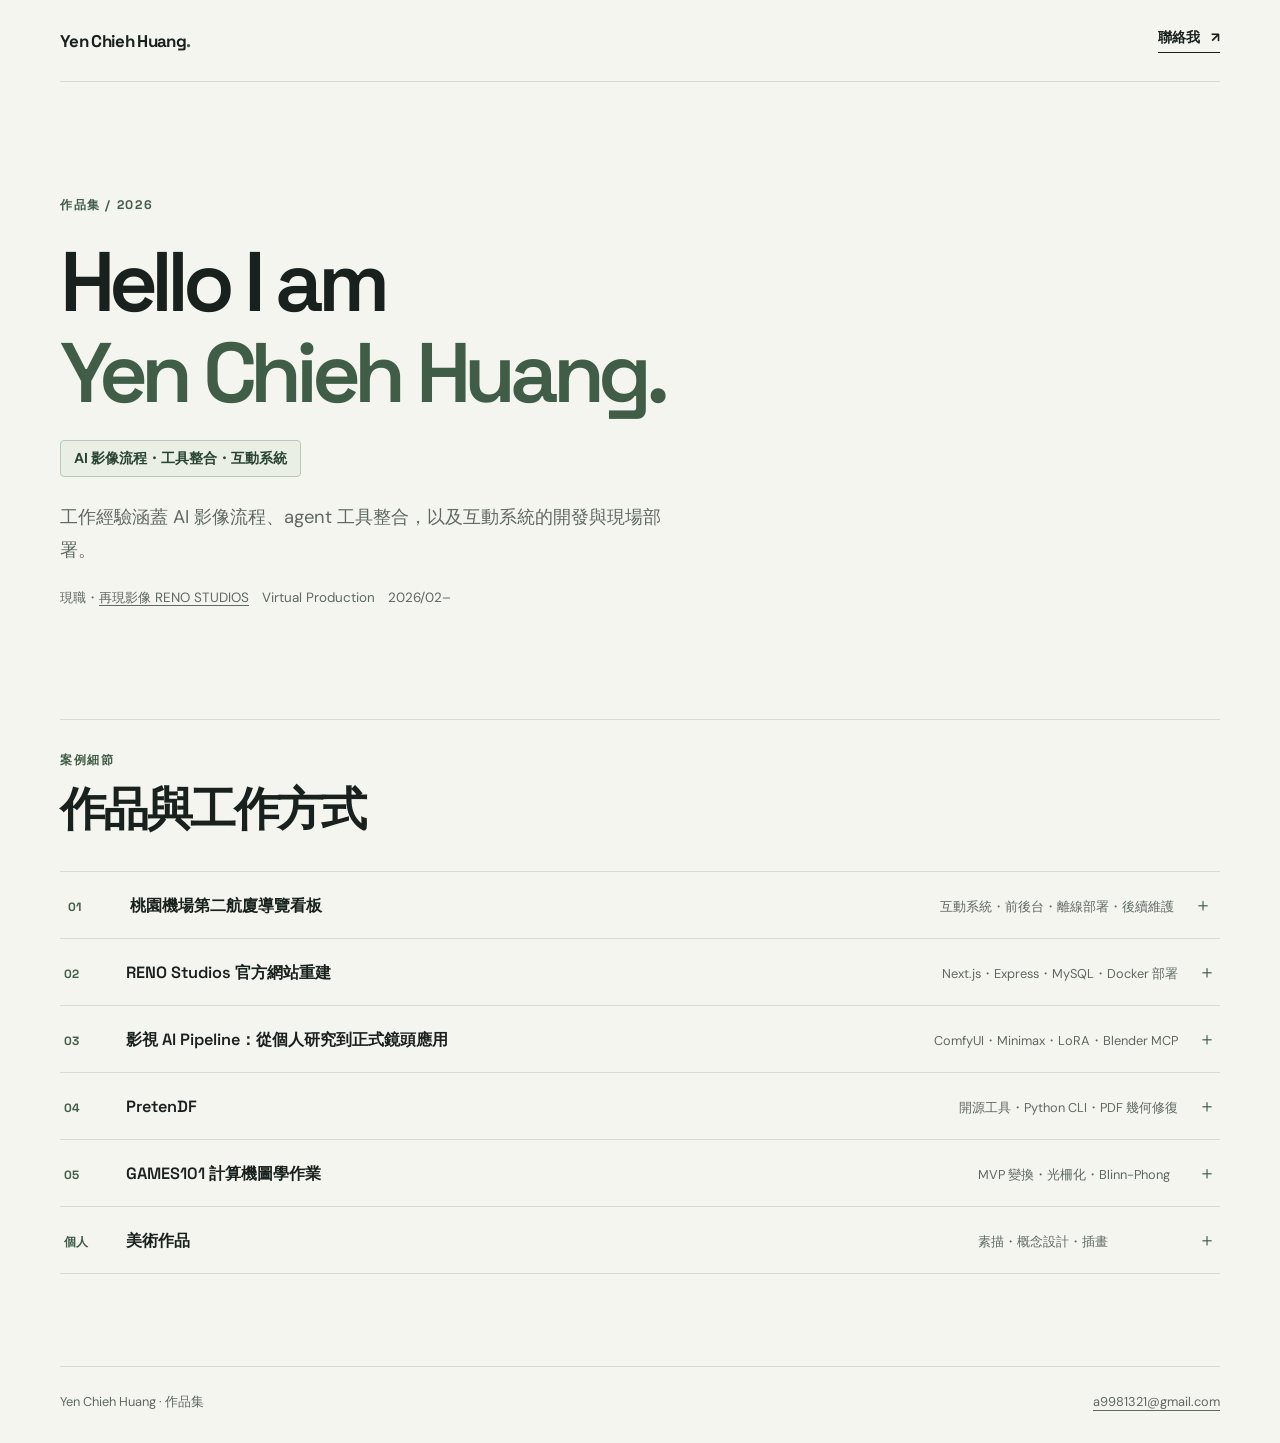
<file: index.html>
<!doctype html>
<html lang="zh-Hant">
<head>
  <meta charset="utf-8">
  <meta name="viewport" content="width=device-width, initial-scale=1">
  <meta name="description" content="Yen Chieh Huang 的作品集">
  <title>Chieh｜作品集</title>
  <link rel="preconnect" href="https://fonts.googleapis.com">
  <link rel="preconnect" href="https://fonts.gstatic.com" crossorigin>
  <link href="https://fonts.googleapis.com/css2?family=DM+Sans:wght@400;500;600;700&family=Space+Grotesk:wght@400;500;600;700&display=swap" rel="stylesheet">
  <link rel="stylesheet" href="index_sample.css">
</head>
<body>
  <div class="site-shell">
    <header class="site-header">
      <a class="brand" href="index.html" aria-label="Yen Chieh Huang，首頁">Yen Chieh Huang<span class="brand-dot">.</span></a>
      <a class="contact-link" href="mailto:a9981321@gmail.com">聯絡我 <span aria-hidden="true">↗</span></a>
    </header>

    <main>
      <section class="intro" aria-labelledby="intro-title">
        <p class="eyebrow">作品集 / 2026</p>
        <h1 id="intro-title">Hello I am<br><span>Yen Chieh Huang.</span></h1>
        <p class="role">AI 影像流程・工具整合・互動系統</p>
        <p class="intro-copy">工作經驗涵蓋 AI 影像流程、agent 工具整合，以及互動系統的開發與現場部署。</p>
        <p class="current-role">現職・<a href="https://icvfx.reno-studios.com/" target="_blank" rel="noopener">再現影像 RENO STUDIOS</a>　Virtual Production　2026/02–</p>
      </section>

      <section class="case-studies" id="cases" aria-labelledby="cases-title">
        <div class="projects-heading">
          <p class="eyebrow">案例細節</p>
          <h2 id="cases-title">作品與工作方式</h2>
        </div>

        <div class="case-list">
          <details class="airport-case-card case-detail" id="airport-case">
            <summary><span class="case-index">01</span><span class="case-name">桃園機場第二航廈導覽看板</span><span class="case-meta">互動系統・前後台・離線部署・後續維護</span><span class="case-toggle" aria-hidden="true">＋</span></summary>
            <div class="airport-case-content">
              <p class="airport-lead">為免稅店客戶開發的互動導覽系統，已部署在桃園機場第二航廈管制區。一台 Windows IPC 啟動兩個 Edge kiosk 視窗，分別呈現美食廣場與貴賓室資訊；現場日常更新透過本機後台完成。</p>

              <div class="airport-image-grid">
                <figure>
                  <img src="assets/airport-led-on-site-anonymized.png" alt="桃園機場第二航廈的雙螢幕導覽看板，品牌標誌已遮蔽" loading="lazy">
                  <figcaption>現場安裝畫面；左側為美食廣場，右側為貴賓室導覽。</figcaption>
                </figure>
                <figure>
                  <img src="assets/20261001_045118_censored.jpg" alt="美食廣場與貴賓室導覽看板近照" loading="lazy">
                  <figcaption>近照可見兩面看板的導覽版位與內容。</figcaption>
                </figure>
              </div>

              <div class="airport-case-grid">
                <div>
                  <h4>讓現場可調整內容</h4>
                  <p>貴賓室商標支援置中或置底。`logo_align` 設定和後台選單讓現場人員能調整對齊方式，不必為每次換圖或微調版位重新修改 CSS、部署程式。</p>
                </div>
                <div>
                  <h4>讓排程能從中斷恢復</h4>
                  <p>草稿和生效時間寫入資料庫；兩面看板每 30 秒向本機 API 輪詢。設備關機錯過生效時間時，開機後會補套用；服務短暫重啟造成輪詢失敗時，也會在下一輪重試。更新通常在下一個輪詢週期顯示，排程依賴 IPC 系統時間。</p>
                </div>
                <div>
                  <h4>發布與現場交接</h4>
                  <p>內容更新、版本遞增與排程清除放在同一批資料庫操作；部署腳本會檢查頁面和圖片資源，再重啟看板。我也整理了後台編輯、預覽和發布的操作手冊。</p>
                </div>
              </div>

              <div class="airport-case-footer">
                <p><strong>我的負責範圍：</strong>需求溝通、介面與互動、前後台開發、資料設計、發布流程、現場部署、交接和後續維護。商標與地圖素材拆分及 BAT 腳本初版由其他人完成。</p>
                <p><strong>技術：</strong>React、TypeScript、vinext／Next 路由、Drizzle ORM、D1 相容本機資料庫、Windows IPC、Edge kiosk。</p>
                <p><strong>場域規模：</strong>桃園機場第二航廈 2025 年出境查驗 9,624,277 人次（<a href="https://data.gov.tw/dataset/169891" target="_blank" rel="noopener">移民署開放資料</a>）。這是航廈人流背景；專案沒有看板觀看或點擊統計。</p>
              </div>
            </div>
          </details>

          <details class="case-detail" id="reno-website-case">
            <summary><span class="case-index">02</span><span class="case-name">RENO Studios 官方網站重建</span><span class="case-meta">Next.js・Express・MySQL・Docker 部署</span><span class="case-toggle" aria-hidden="true">＋</span></summary>
            <div class="case-detail-body">
              <p>從既有 Vue 專案重建 RENO Studios 官方網站，涵蓋公開展示網站與內容管理後台。保留既有資料內容的前提下重整資料模型，將素材分類改為多對多關聯；前後端邏輯重新實作，並完成 Docker Compose 部署配置，讓 DevOps 能直接部署。</p>

              <h4>重建網站與管理流程</h4>
              <p>網站以 Next.js 呈現公開頁面，Express 提供 API、登入與檔案上傳，MySQL 儲存網站資料，Nginx 負責反向代理。後台可管理素材、影片、分類、頁面區塊及聯絡資訊。</p>

              <h4>在有限資源下提供影片串流</h4>
              <p>主管需要分享大量影片給客戶，但既有 VPS 資源有限，也沒有額外 CDN 預算。我實作限時金鑰驗證與影片串流，並透過 Nginx X-Accel-Redirect 傳送影片，讓應用程式先驗證存取，再由 Nginx 處理檔案傳輸。</p>

              <div class="airport-case-footer">
                <p><strong>我的負責範圍：</strong>前後端邏輯重建、資料表關聯調整、Docker 化、影片存取與串流流程，以及部署交接。</p>
                <p><strong>部署規格：</strong>2 核心 CPU、4 GB 記憶體、80 GB 儲存空間。</p>
                <p><a class="text-link" href="https://icvfx.reno-studios.com/" target="_blank" rel="noopener">前往 RENO Studios 官方網站 <span aria-hidden="true">↗</span></a></p>
              </div>
            </div>
          </details>

          <details class="case-detail" id="film-ai-pipeline">
            <summary><span class="case-index">03</span><span class="case-name">影視 AI Pipeline：從個人研究到正式鏡頭應用</span><span class="case-meta">ComfyUI・Minimax・LoRA・Blender MCP</span><span class="case-toggle" aria-hidden="true">＋</span></summary>
            <div class="case-detail-body">
              <h4>公司製作應用</h4>
              <p>在公司特效工作中，我會依正式鏡頭需求嘗試 AI 影像流程。部分產出已用於影集，生成素材也能提供合成師取用與延伸。由於製作內容目前不便公開，這裡不展示影集畫面或名稱；以下以個人研究成果補充我探索與驗證的方法。</p>

              <h4>個人研究與環境準備</h4>
              <p>這些流程主要由我在工作以外研究，再依需求延伸到公司製作。研究時租用 GPU，每次測試都需自行重建執行環境，並以基本 Linux terminal 操作啟動和整理流程。</p>

              <h4>Blender MCP 場景生成</h4>
              <p>用 Blender MCP 讓 Claude 操作 Blender，搭配 Meshy AI 生成 3D 資產。在約兩個半小時內產出 25 項資產，組成頹敗城市街角場景並輸出測試渲染。</p>
              <p>我也調整既有資產瀏覽器，讓 agent 能透過 API 呼叫 client 取得資產；client 會組合 prompt 和 API 說明，讓資產庫能接入 agent 工作流程。</p>
              <img class="case-image" src="assets/render/01.png" alt="Blender MCP 場景測試渲染" loading="lazy">

              <h4>ComfyUI／Minimax H3 影像流程</h4>
              <p>在個人研究中，遇到角色特徵相近、模型容易混淆身份時，我會先生成特徵更鮮明的參考，再把結果送回流程；也會從可用影像截圖修正細節，作為新的首幀。</p>
              <p>使用 RunPod 租用 RTX 5090 減少生成成本；依目前記錄，SaaS 每次約 NT$20–30，自租 GPU 約 US$0.6–1／小時，單顆鏡頭約需 10–20 分鐘。</p>
              <div class="case-image-grid">
                <img src="assets/screenshots/shot-02/01.png" alt="明軍、清軍與百姓角色區分示範 1" loading="lazy">
                <img src="assets/screenshots/shot-02/02.png" alt="明軍、清軍與百姓角色區分示範 2" loading="lazy">
                <img src="assets/screenshots/shot-02/03.png" alt="明軍、清軍與百姓角色區分示範 3" loading="lazy">
                <img src="assets/screenshots/shot-01/01.png" alt="指定角色替換示範 1" loading="lazy">
                <img src="assets/screenshots/shot-01/02.png" alt="指定角色替換示範 2" loading="lazy">
                <img src="assets/screenshots/shot-01/03.png" alt="指定角色替換示範 3" loading="lazy">
              </div>

              <h4>角色 LoRA 訓練</h4>
              <p>以單張來源圖建立多角度訓練資料，串接生成與自動打標；另以腳本配對圖片和標註、批次修正標籤，並用訓練集外的姿勢與畫風檢查角色特徵是否保持一致。</p>
              <div class="case-image-grid case-image-grid-two">
                <img src="assets/lora/output/01.png" alt="LoRA 推論成果：訓練資料以外的動態姿勢" loading="lazy">
                <img src="assets/lora/output/02.png" alt="LoRA 推論成果：不同場景與姿勢" loading="lazy">
              </div>
            </div>
          </details>

          <details class="case-detail" id="pretendf-case">
            <summary><span class="case-index">04</span><span class="case-name">PretenDF</span><span class="case-meta">開源工具・Python CLI・PDF 幾何修復</span><span class="case-toggle" aria-hidden="true">＋</span></summary>
            <div class="case-detail-body">
              <p>修復 PDF「假 landscape」問題，處理頁面旋轉資訊錯誤，以及頁面與標註座標系統不同步。</p>
              <a class="text-link" href="https://github.com/YChHuang/PretenDF" target="_blank" rel="noopener">前往 GitHub <span aria-hidden="true">↗</span></a>
            </div>
          </details>

          <details class="case-detail" id="games101-case">
            <summary><span class="case-index">05</span><span class="case-name">GAMES101 計算機圖學作業</span><span class="case-meta">MVP 變換・光柵化・Blinn-Phong</span><span class="case-toggle" aria-hidden="true">＋</span></summary>
            <div class="case-detail-body">
              <p>自主學習電腦圖學，完成透視矩陣、光柵化管線與 Blinn-Phong 著色等三份作業。</p>
              <a class="text-link" href="https://drive.google.com/drive/folders/1gZNaXBAdsquzlJxL2NmD4I7YhLDQNWjC" target="_blank" rel="noopener">查看作業 <span aria-hidden="true">↗</span></a>
            </div>
          </details>

          <details class="case-detail" id="artwork-case">
            <summary><span class="case-index">個人</span><span class="case-name">美術作品</span><span class="case-meta">素描・概念設計・插畫</span><span class="case-toggle" aria-hidden="true">＋</span></summary>
            <div class="case-detail-body">
              <div class="artwork-grid">
                <img src="assets/gallery/02.jpg" alt="人像素描" loading="lazy">
                <img src="assets/gallery/03.jpg" alt="石膏像素描" loading="lazy">
                <img src="assets/gallery/04.jpg" alt="建築與氛圍概念設計" loading="lazy">
                <img src="assets/gallery/05.jpg" alt="機械概念設計" loading="lazy">
                <img src="assets/gallery/06.jpg" alt="動漫角色插畫" loading="lazy">
                <img src="assets/gallery/07.jpg" alt="動漫角色與場景插畫" loading="lazy">
              </div>
            </div>
          </details>
        </div>
      </section>

    </main>

    <footer class="site-footer">
      <span>Yen Chieh Huang · 作品集</span>
      <a href="mailto:a9981321@gmail.com">a9981321@gmail.com</a>
    </footer>
  </div>

</body>
</html>
</file>
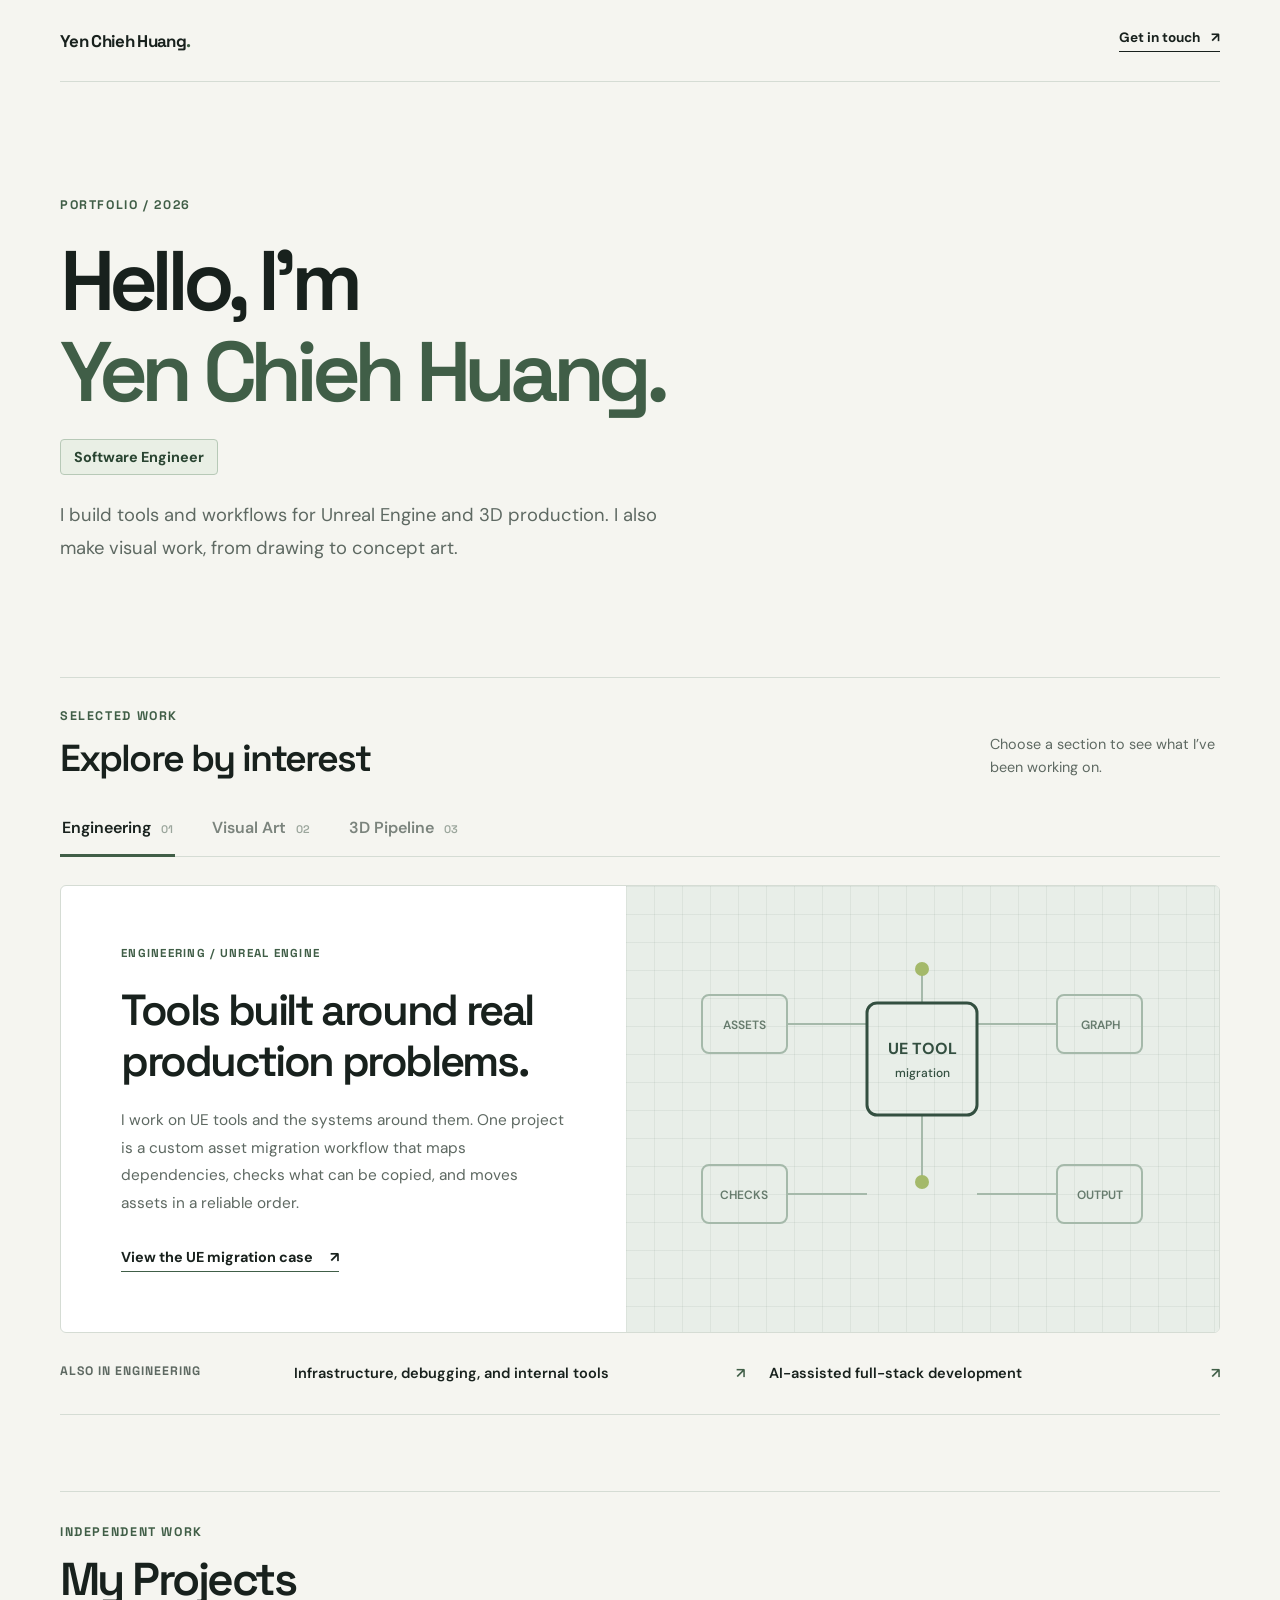
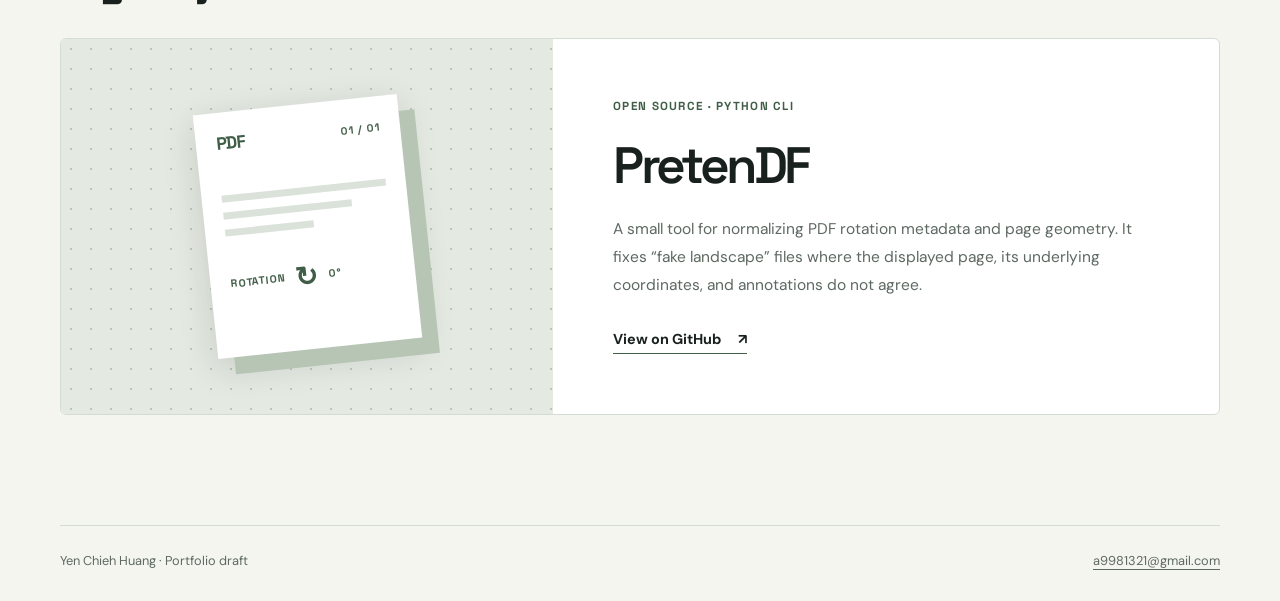
<file: index_sample.html>
<!doctype html>
<html lang="en">
<head>
  <meta charset="utf-8">
  <meta name="viewport" content="width=device-width, initial-scale=1">
  <meta name="description" content="Yen Chieh Huang is a software engineer working on Unreal Engine tools, visual art, and 3D production workflows.">
  <title>Yen Chieh Huang — Software Engineer</title>
  <link rel="preconnect" href="https://fonts.googleapis.com">
  <link rel="preconnect" href="https://fonts.gstatic.com" crossorigin>
  <link href="https://fonts.googleapis.com/css2?family=DM+Sans:wght@400;500;600;700&family=Space+Grotesk:wght@400;500;600;700&display=swap" rel="stylesheet">
  <link rel="stylesheet" href="index_sample.css">
</head>
<body>
  <div class="site-shell">
    <header class="site-header">
      <a class="brand" href="index_sample.html" aria-label="Yen Chieh Huang, home">Yen Chieh Huang<span class="brand-dot">.</span></a>
      <a class="contact-link" href="mailto:a9981321@gmail.com">Get in touch <span aria-hidden="true">↗</span></a>
    </header>

    <main>
      <section class="intro" aria-labelledby="intro-title">
        <p class="eyebrow">Portfolio / 2026</p>
        <h1 id="intro-title">Hello, I'm<br><span>Yen Chieh Huang.</span></h1>
        <p class="role">Software Engineer</p>
        <p class="intro-copy">I build tools and workflows for Unreal Engine and 3D production. I also make visual work, from drawing to concept art.</p>
      </section>

      <section class="work" aria-labelledby="work-title">
        <div class="work-heading">
          <div>
            <p class="eyebrow">Selected work</p>
            <h2 id="work-title">Explore by interest</h2>
          </div>
          <p>Choose a section to see what I’ve been working on.</p>
        </div>

        <div class="tabs" role="tablist" aria-label="Portfolio categories">
          <button class="tab" type="button" role="tab" id="tab-engineering" aria-controls="panel-engineering" aria-selected="true" tabindex="0">Engineering <span>01</span></button>
          <button class="tab" type="button" role="tab" id="tab-art" aria-controls="panel-art" aria-selected="false" tabindex="-1">Visual Art <span>02</span></button>
          <button class="tab" type="button" role="tab" id="tab-pipeline" aria-controls="panel-pipeline" aria-selected="false" tabindex="-1">3D Pipeline <span>03</span></button>
        </div>

        <section class="tab-panel" role="tabpanel" id="panel-engineering" aria-labelledby="tab-engineering" tabindex="0">
          <div class="feature">
            <div class="feature-copy">
              <p class="feature-label">Engineering / Unreal Engine</p>
              <h3>Tools built around real production problems.</h3>
              <p>I work on UE tools and the systems around them. One project is a custom asset migration workflow that maps dependencies, checks what can be copied, and moves assets in a reliable order.</p>
              <a class="text-link" href="index.html#cases">View the UE migration case <span aria-hidden="true">↗</span></a>
            </div>
            <div class="feature-media engineering-media" aria-label="Diagram of connected tools and systems">
              <svg viewBox="0 0 520 380" role="img" aria-label="A central Unreal Engine tool connected to assets, dependencies, checks, and output">
                <g fill="none" stroke="#a5b9aa" stroke-width="2">
                  <path d="M125 105h80m110 0h80M260 84v-34M260 196v67M125 275h80m110 0h80"/>
                  <rect x="40" y="76" width="85" height="58" rx="7"/>
                  <rect x="395" y="76" width="85" height="58" rx="7"/>
                  <rect x="40" y="246" width="85" height="58" rx="7"/>
                  <rect x="395" y="246" width="85" height="58" rx="7"/>
                  <rect x="205" y="84" width="110" height="112" rx="10" stroke="#334f40" stroke-width="3"/>
                </g>
                <g fill="#334f40" font-family="DM Sans, sans-serif" font-size="16" font-weight="700" text-anchor="middle">
                  <text x="260" y="135">UE TOOL</text>
                  <text x="260" y="158" font-size="12" font-weight="500">migration</text>
                </g>
                <g fill="#667b6d" font-family="DM Sans, sans-serif" font-size="12" font-weight="600" text-anchor="middle">
                  <text x="82" y="110">ASSETS</text><text x="438" y="110">GRAPH</text>
                  <text x="82" y="280">CHECKS</text><text x="438" y="280">OUTPUT</text>
                </g>
                <circle cx="260" cy="50" r="7" fill="#a4b96a"/>
                <circle cx="260" cy="263" r="7" fill="#a4b96a"/>
              </svg>
            </div>
          </div>
          <div class="more-work">
            <p class="more-label">Also in Engineering</p>
            <a href="index.html#other-work"><span>Infrastructure, debugging, and internal tools</span><span aria-hidden="true">↗</span></a>
            <a href="index.html#other-work"><span>AI-assisted full-stack development</span><span aria-hidden="true">↗</span></a>
          </div>
        </section>

        <section class="tab-panel" role="tabpanel" id="panel-art" aria-labelledby="tab-art" tabindex="0" hidden>
          <div class="feature">
            <div class="feature-copy">
              <p class="feature-label">Visual Art / Drawing & Concept</p>
              <h3>Drawing, ideas, and finished images.</h3>
              <p>My visual work includes observational drawing, environment and mechanical concept art, and character illustration. This is where I explore shape, atmosphere, and composition.</p>
              <a class="text-link" href="index.html#personal">View the art gallery <span aria-hidden="true">↗</span></a>
            </div>
            <figure class="feature-media image-media">
              <img src="assets/gallery/04.jpg" alt="Environment concept art showing a fortified structure under a cloudy sky" loading="lazy">
              <figcaption>Environment concept art</figcaption>
            </figure>
          </div>
          <div class="more-work art-thumbnails" aria-label="More artwork previews">
            <p class="more-label">A few more pieces</p>
            <div class="thumbnail-row">
              <img src="assets/gallery/02.jpg" alt="Portrait drawing" loading="lazy">
              <img src="assets/gallery/05.jpg" alt="Mechanical concept art" loading="lazy">
              <img src="assets/gallery/06.jpg" alt="Character illustration" loading="lazy">
            </div>
          </div>
        </section>

        <section class="tab-panel" role="tabpanel" id="panel-pipeline" aria-labelledby="tab-pipeline" tabindex="0" hidden>
          <div class="feature">
            <div class="feature-copy">
              <p class="feature-label">3D Pipeline / Production Workflows</p>
              <h3>Connecting tools from asset to scene.</h3>
              <p>I’ve used Blender MCP with generated 3D assets to build and render a city scene, and worked with ComfyUI workflows for image and video production. I’m interested in making those steps easier to repeat and adapt.</p>
              <a class="text-link" href="index.html#cases">View the production cases <span aria-hidden="true">↗</span></a>
            </div>
            <figure class="feature-media image-media">
              <img src="assets/render/01.png" alt="City street scene assembled from 3D assets" loading="lazy">
              <figcaption>Blender MCP scene test</figcaption>
            </figure>
          </div>
          <div class="more-work">
            <p class="more-label">Projects in this section</p>
            <a href="index.html#cases"><span>Blender MCP scene generation</span><span aria-hidden="true">↗</span></a>
            <a href="index.html#cases"><span>ComfyUI, Minimax H3, and character LoRA</span><span aria-hidden="true">↗</span></a>
          </div>
        </section>
      </section>

      <section class="projects" aria-labelledby="projects-title">
        <div class="projects-heading">
          <p class="eyebrow">Independent work</p>
          <h2 id="projects-title">My Projects</h2>
        </div>

        <article class="project-card">
          <div class="project-visual" aria-hidden="true">
            <div class="pdf-sheet">
              <div class="pdf-sheet-top"><span>PDF</span><span>01 / 01</span></div>
              <div class="pdf-line pdf-line-wide"></div>
              <div class="pdf-line"></div>
              <div class="pdf-line pdf-line-short"></div>
              <div class="pdf-sheet-bottom"><span>ROTATION</span><span class="rotation-arrow">↻</span><span>0°</span></div>
            </div>
          </div>
          <div class="project-copy">
            <p class="project-type">Open source · Python CLI</p>
            <h3>PretenDF</h3>
            <p>A small tool for normalizing PDF rotation metadata and page geometry. It fixes “fake landscape” files where the displayed page, its underlying coordinates, and annotations do not agree.</p>
            <a class="text-link" href="https://github.com/YChHuang/PretenDF" target="_blank" rel="noopener">View on GitHub <span aria-hidden="true">↗</span></a>
          </div>
        </article>
      </section>
    </main>

    <footer class="site-footer">
      <span>Yen Chieh Huang · Portfolio draft</span>
      <a href="mailto:a9981321@gmail.com">a9981321@gmail.com</a>
    </footer>
  </div>

  <script>
    const tabs = Array.from(document.querySelectorAll('[role="tab"]'));
    const panels = Array.from(document.querySelectorAll('[role="tabpanel"]'));

    function activateTab(selectedTab, focus = false) {
      tabs.forEach((tab) => {
        const active = tab === selectedTab;
        tab.setAttribute('aria-selected', String(active));
        tab.tabIndex = active ? 0 : -1;
      });
      panels.forEach((panel) => {
        panel.hidden = panel.id !== selectedTab.getAttribute('aria-controls');
      });
      if (focus) selectedTab.focus();
    }

    tabs.forEach((tab, index) => {
      tab.addEventListener('click', () => activateTab(tab));
      tab.addEventListener('keydown', (event) => {
        let nextIndex;
        if (event.key === 'ArrowRight') nextIndex = (index + 1) % tabs.length;
        else if (event.key === 'ArrowLeft') nextIndex = (index - 1 + tabs.length) % tabs.length;
        else if (event.key === 'Home') nextIndex = 0;
        else if (event.key === 'End') nextIndex = tabs.length - 1;
        else return;
        event.preventDefault();
        activateTab(tabs[nextIndex], true);
      });
    });
  </script>
</body>
</html>
</file>
<file: index_sample.css>
:root {
  --bg: #f5f5f0;
  --surface: #ffffff;
  --ink: #18211d;
  --muted: #5e6962;
  --line: #d5dcd4;
  --accent: #405e47;
  --accent-soft: #e9efe5;
  --max-width: 1160px;
}

* { box-sizing: border-box; }

html { scroll-behavior: smooth; }

body {
  margin: 0;
  background: var(--bg);
  color: var(--ink);
  font-family: "DM Sans", Arial, sans-serif;
  -webkit-font-smoothing: antialiased;
}

button, a { -webkit-tap-highlight-color: transparent; }
a { color: inherit; }
a:focus-visible, button:focus-visible { outline: 2px solid var(--accent); outline-offset: 4px; }
[hidden] { display: none !important; }

.site-shell {
  width: min(calc(100% - 72px), var(--max-width));
  margin-inline: auto;
}

.site-header {
  display: flex;
  align-items: center;
  justify-content: space-between;
  gap: 24px;
  min-height: 82px;
  border-bottom: 1px solid var(--line);
}

.brand {
  font-family: "Space Grotesk", Arial, sans-serif;
  font-size: 1.06rem;
  font-weight: 700;
  letter-spacing: -.04em;
  text-decoration: none;
}

.brand-dot { color: var(--accent); }

.contact-link {
  font-size: .85rem;
  font-weight: 700;
  text-decoration: none;
  border-bottom: 1px solid var(--ink);
  padding-bottom: 5px;
}

.contact-link span { margin-left: 8px; }
.contact-link:hover, .text-link:hover, .site-footer a:hover { color: var(--accent); }

.intro {
  max-width: 880px;
  padding: clamp(72px, 9vw, 120px) 0 clamp(76px, 9vw, 112px);
}

.eyebrow {
  margin: 0;
  color: var(--accent);
  font-family: "Space Grotesk", Arial, sans-serif;
  font-size: .78rem;
  font-weight: 700;
  letter-spacing: .13em;
  text-transform: uppercase;
}

.intro h1 {
  margin: 23px 0 22px;
  font-family: "Space Grotesk", Arial, sans-serif;
  font-size: clamp(3.35rem, 6.6vw, 6rem);
  font-weight: 600;
  letter-spacing: -.075em;
  line-height: 1.07;
}

.intro h1 span { color: var(--accent); }

.role {
  display: inline-block;
  margin: 0 0 24px;
  padding: 8px 13px;
  border: 1px solid #b7c9b7;
  border-radius: 4px;
  background: var(--accent-soft);
  color: #294431;
  font-size: .9rem;
  font-weight: 700;
}

.intro-copy {
  max-width: 620px;
  margin: 0;
  color: var(--muted);
  font-size: clamp(1rem, 1.5vw, 1.15rem);
  line-height: 1.8;
}

.current-role {
  margin: 22px 0 0;
  color: var(--muted);
  font-size: .84rem;
}
.current-role a { text-underline-offset: 3px; }

.work { padding-bottom: 76px; }

.work-heading {
  display: flex;
  align-items: end;
  justify-content: space-between;
  gap: 28px;
  padding: 30px 0 35px;
  border-top: 1px solid var(--line);
}

.work-heading h2 {
  margin: 10px 0 0;
  font-family: "Space Grotesk", Arial, sans-serif;
  font-size: clamp(1.65rem, 3vw, 2.35rem);
  font-weight: 600;
  letter-spacing: -.05em;
}

.work-heading > p {
  max-width: 230px;
  margin: 0 0 3px;
  color: var(--muted);
  font-size: .9rem;
  line-height: 1.6;
}

.tabs {
  display: flex;
  gap: 35px;
  border-bottom: 1px solid var(--line);
}

.tab {
  position: relative;
  display: inline-flex;
  align-items: baseline;
  gap: 10px;
  padding: 0 2px 18px;
  border: 0;
  background: none;
  color: #7b847d;
  cursor: pointer;
  font: 600 1rem "DM Sans", Arial, sans-serif;
  white-space: nowrap;
}

.tab span {
  color: #9ba69c;
  font-family: "Space Grotesk", Arial, sans-serif;
  font-size: .69rem;
}

.tab::after {
  position: absolute;
  right: 0;
  bottom: -1px;
  left: 0;
  height: 3px;
  background: var(--accent);
  content: "";
  opacity: 0;
}

.tab:hover { color: var(--ink); }
.tab[aria-selected="true"] { color: var(--ink); }
.tab[aria-selected="true"]::after { opacity: 1; }

.tab-panel { padding-top: 28px; }
.tab-panel:focus { outline: none; }
.tab-panel:focus-visible { outline: 2px solid var(--accent); outline-offset: 5px; }

.feature {
  display: grid;
  grid-template-columns: minmax(0, 1fr) minmax(0, 1.05fr);
  min-height: 420px;
  overflow: hidden;
  border: 1px solid var(--line);
  border-radius: 6px;
  background: var(--surface);
}

.feature-copy {
  display: flex;
  flex-direction: column;
  align-items: flex-start;
  padding: clamp(32px, 5vw, 60px);
}

.feature-label {
  margin: 0 0 25px;
  color: var(--accent);
  font-family: "Space Grotesk", Arial, sans-serif;
  font-size: .72rem;
  font-weight: 700;
  letter-spacing: .11em;
  text-transform: uppercase;
}

.feature h3 {
  max-width: 440px;
  margin: 0 0 20px;
  font-family: "Space Grotesk", Arial, sans-serif;
  font-size: clamp(1.9rem, 3.4vw, 3rem);
  font-weight: 600;
  letter-spacing: -.055em;
  line-height: 1.17;
}

.feature-copy > p:not(.feature-label) {
  max-width: 470px;
  margin: 0 0 30px;
  color: var(--muted);
  font-size: .96rem;
  line-height: 1.8;
}

.feature-copy .feature-stat {
  margin-top: -12px;
  color: var(--accent);
  font-family: "Space Grotesk", Arial, sans-serif;
  font-size: 1.12rem;
  font-weight: 700;
}
.feature-stat span {
  display: block;
  margin-top: 3px;
  color: var(--muted);
  font-family: "DM Sans", Arial, sans-serif;
  font-size: .73rem;
  font-weight: 500;
}

.text-link {
  display: inline-flex;
  gap: 17px;
  align-items: center;
  margin-top: auto;
  padding-bottom: 5px;
  border-bottom: 1px solid var(--accent);
  color: var(--ink);
  font-size: .9rem;
  font-weight: 700;
  text-decoration: none;
}

.feature-media {
  position: relative;
  min-width: 0;
  min-height: 420px;
  margin: 0;
  overflow: hidden;
}

.engineering-media {
  display: grid;
  place-items: center;
  background-color: #e8eee8;
  background-image:
    linear-gradient(rgba(64, 94, 71, .075) 1px, transparent 1px),
    linear-gradient(90deg, rgba(64, 94, 71, .075) 1px, transparent 1px);
  background-size: 28px 28px;
}

.engineering-media svg { width: min(90%, 520px); height: auto; }

.image-media { background: #d5dad4; }
.image-media img { display: block; width: 100%; height: 100%; object-fit: cover; }
#panel-ai .image-media img { object-position: 50% 54%; }
.pipeline-media img { object-position: 50% 54%; }

.image-media figcaption {
  position: absolute;
  right: 17px;
  bottom: 17px;
  padding: 7px 10px;
  border-radius: 3px;
  background: rgba(24, 33, 29, .8);
  color: #fff;
  font-size: .72rem;
}

.more-work {
  display: grid;
  grid-template-columns: 210px 1fr 1fr;
  gap: 24px;
  align-items: start;
  padding: 30px 0;
  border-bottom: 1px solid var(--line);
}

.more-label {
  margin: 0;
  color: var(--muted);
  font-family: "Space Grotesk", Arial, sans-serif;
  font-size: .77rem;
  font-weight: 700;
  letter-spacing: .08em;
  text-transform: uppercase;
}

.more-work a {
  display: flex;
  justify-content: space-between;
  gap: 15px;
  font-size: .91rem;
  font-weight: 600;
  line-height: 1.5;
  text-decoration: none;
}

.more-work a:hover { color: var(--accent); }
.more-work a span:last-child { flex: none; color: var(--accent); }

.art-thumbnails { grid-template-columns: 210px 1fr; }
.thumbnail-row { display: flex; gap: 12px; }
.thumbnail-row img {
  width: 120px;
  height: 95px;
  object-fit: cover;
  border: 1px solid var(--line);
  border-radius: 3px;
}

.projects {
  padding: 32px 0 110px;
  border-top: 1px solid var(--line);
}

.projects-heading { margin-bottom: 30px; }

.projects-heading h2 {
  margin: 10px 0 0;
  font-family: "Space Grotesk", Arial, sans-serif;
  font-size: clamp(2rem, 3.6vw, 3rem);
  font-weight: 600;
  letter-spacing: -.055em;
}

.project-card {
  display: grid;
  grid-template-columns: minmax(270px, .85fr) minmax(0, 1.15fr);
  min-height: 310px;
  overflow: hidden;
  border: 1px solid var(--line);
  border-radius: 6px;
  background: var(--surface);
}

.project-visual {
  display: grid;
  place-items: center;
  min-height: 310px;
  padding: 35px;
  background: #e4e9e2;
  background-image: radial-gradient(#b8c7b8 1px, transparent 1px);
  background-size: 20px 20px;
}

.pdf-sheet {
  width: min(205px, 72%);
  min-height: 245px;
  padding: 20px;
  background: #fff;
  box-shadow: 16px 17px 0 #b7c5b5, 0 10px 35px rgba(24, 33, 29, .15);
  transform: rotate(-6deg);
}

.pdf-sheet-top, .pdf-sheet-bottom {
  display: flex;
  align-items: center;
  justify-content: space-between;
  font-family: "Space Grotesk", Arial, sans-serif;
  font-size: .66rem;
  font-weight: 700;
  letter-spacing: .08em;
}

.pdf-sheet-top { margin-bottom: 41px; color: var(--accent); }
.pdf-sheet-top span:first-child { font-size: 1.1rem; letter-spacing: -.06em; }
.pdf-line { width: 78%; height: 7px; margin-bottom: 10px; background: #dae2d9; }
.pdf-line-wide { width: 100%; }
.pdf-line-short { width: 54%; }
.pdf-sheet-bottom { justify-content: flex-start; gap: 10px; margin-top: 37px; color: var(--accent); }
.rotation-arrow { font-size: 1.7rem; line-height: .8; }

.project-copy {
  display: flex;
  flex-direction: column;
  align-items: flex-start;
  padding: clamp(32px, 5vw, 60px);
}

.project-type {
  margin: 0 0 20px;
  color: var(--accent);
  font-family: "Space Grotesk", Arial, sans-serif;
  font-size: .73rem;
  font-weight: 700;
  letter-spacing: .11em;
  text-transform: uppercase;
}

.project-copy h3 {
  margin: 0 0 18px;
  font-family: "Space Grotesk", Arial, sans-serif;
  font-size: clamp(2.2rem, 4vw, 3.4rem);
  font-weight: 600;
  letter-spacing: -.07em;
}

.project-copy > p:not(.project-type) {
  max-width: 520px;
  margin: 0 0 30px;
  color: var(--muted);
  font-size: .97rem;
  line-height: 1.8;
}

.site-footer {
  display: flex;
  justify-content: space-between;
  gap: 20px;
  padding: 26px 0 32px;
  border-top: 1px solid var(--line);
  color: var(--muted);
  font-size: .8rem;
}

.site-footer a { text-underline-offset: 4px; }

.case-studies {
  padding: 32px 0 92px;
  border-top: 1px solid var(--line);
}

.case-list { border-top: 1px solid var(--line); }
.case-detail { border-bottom: 1px solid var(--line); }
.airport-case-card { padding: 0 4px; }
.airport-case-content { padding: 0 40px 32px 62px; }
.airport-lead {
  max-width: 850px;
  margin: 0 0 22px;
  color: var(--muted);
  font-size: .96rem;
  line-height: 1.8;
}
.airport-image-grid {
  display: grid;
  grid-template-columns: repeat(2, minmax(0, 1fr));
  gap: 16px;
  margin: 22px 0 26px;
}
.airport-image-grid figure { margin: 0; }
.airport-image-grid img {
  display: block;
  width: 100%;
  height: 300px;
  object-fit: contain;
  background: #e4e9e2;
}
.airport-image-grid figcaption {
  margin-top: 8px;
  color: var(--muted);
  font-size: .78rem;
  line-height: 1.5;
}
.airport-case-grid {
  display: grid;
  grid-template-columns: repeat(2, minmax(0, 1fr));
  gap: 26px;
  margin: 0 0 22px;
  padding: 22px 0;
  border-top: 1px solid var(--line);
  border-bottom: 1px solid var(--line);
}
.airport-case-grid h4 {
  margin: 0 0 8px;
  color: var(--ink);
  font-family: "Space Grotesk", Arial, sans-serif;
  font-size: .94rem;
}
.airport-case-grid p, .airport-case-footer p {
  margin: 0 0 10px;
  color: var(--muted);
  font-size: .87rem;
  line-height: 1.75;
}
.airport-case-footer { margin: 0 0 16px; }
.airport-case-footer strong { color: var(--ink); }

.case-detail > summary {
  display: grid;
  grid-template-columns: 48px minmax(220px, 1fr) minmax(200px, auto) 24px;
  align-items: baseline;
  gap: 14px;
  padding: 21px 4px;
  cursor: pointer;
  list-style: none;
}
.case-detail > summary::-webkit-details-marker { display: none; }
.case-detail > summary::marker { content: ""; }
.case-index {
  color: var(--accent);
  font-family: "Space Grotesk", Arial, sans-serif;
  font-size: .75rem;
  font-weight: 700;
}
.case-name {
  font-family: "Space Grotesk", Arial, sans-serif;
  font-size: 1.02rem;
  font-weight: 600;
}
.case-meta { color: var(--muted); font-size: .8rem; }
.case-toggle { color: var(--accent); font-size: 1.1rem; text-align: right; }
.case-detail[open] .case-toggle { transform: rotate(45deg); }
.case-detail-body {
  max-width: 850px;
  padding: 2px 40px 28px 62px;
  color: var(--muted);
  font-size: .93rem;
  line-height: 1.8;
}
.case-detail-body h4 {
  margin: 24px 0 10px;
  color: var(--ink);
  font-size: .92rem;
  font-weight: 600;
}
.case-detail-body h4:first-child { margin-top: 0; }
.case-detail-body p { margin: 0 0 13px; }
.case-detail-body .text-link { margin-top: 10px; }
.case-image {
  display: block;
  width: min(100%, 620px);
  max-height: 420px;
  margin-top: 20px;
  object-fit: contain;
  background: var(--accent-soft);
}
.case-image-grid {
  display: grid;
  grid-template-columns: repeat(3, minmax(0, 1fr));
  gap: 12px;
  margin-top: 20px;
}
.case-image-grid img {
  width: 100%;
  aspect-ratio: 16 / 10;
  object-fit: cover;
  background: var(--accent-soft);
}
.case-image-grid-two { grid-template-columns: repeat(2, minmax(0, 1fr)); }
.other-work-list { margin: 0; padding-left: 1.2em; }
.other-work-list li { margin: 0 0 9px; }
.other-work-list strong { color: var(--ink); }
.personal-work { margin-top: 26px; }
.personal-work > span { color: var(--muted); font-size: .9rem; }

.artwork-grid {
  display: grid;
  grid-template-columns: repeat(3, minmax(0, 1fr));
  gap: 12px;
}
.artwork-grid img {
  width: 100%;
  height: auto;
  aspect-ratio: 4 / 5;
  object-fit: cover;
}

@media (max-width: 800px) {
  .site-shell { width: min(calc(100% - 44px), var(--max-width)); }
  .intro { padding: 80px 0; }
  .feature { grid-template-columns: 1fr; }
  .feature-copy { min-height: 360px; }
  .feature-media { min-height: 330px; max-height: 440px; }
  .more-work { grid-template-columns: 1fr 1fr; }
  .more-label { grid-column: 1 / -1; }
  .art-thumbnails { grid-template-columns: 1fr; }
  .project-card { grid-template-columns: 1fr; }
  .project-visual { min-height: 290px; }
  .case-detail > summary { grid-template-columns: 40px minmax(0, 1fr) 24px; gap: 7px 12px; }
  .case-meta { grid-column: 2; font-size: .75rem; }
  .case-toggle { grid-column: 3; grid-row: 1 / span 2; }
  .case-detail-body { padding: 0 4px 24px 52px; }
  .airport-case-content { padding: 0 4px 24px 52px; }
  .airport-image-grid { grid-template-columns: 1fr; }
  .airport-image-grid img { height: 260px; }
  .airport-case-grid { grid-template-columns: 1fr; gap: 16px; }
  .artwork-grid { grid-template-columns: repeat(2, minmax(0, 1fr)); }
}

@media (max-width: 550px) {
  .site-shell { width: min(calc(100% - 36px), var(--max-width)); }
  .site-header { min-height: 70px; }
  .brand { font-size: .93rem; }
  .contact-link { font-size: .76rem; }
  .intro { padding: 72px 0 77px; }
  .intro h1 { font-size: clamp(2.7rem, 10.7vw, 4rem); }
  .work-heading { display: block; }
  .work-heading > p { max-width: none; margin-top: 12px; }
  .tabs { gap: 25px; overflow-x: auto; }
  .tab { font-size: .9rem; }
  .feature-copy { min-height: 0; padding: 30px 25px 36px; }
  .feature h3 { font-size: 2rem; }
  .feature-media { min-height: 240px; height: 265px; }
  .more-work { grid-template-columns: 1fr; gap: 17px; }
  .more-label { grid-column: auto; }
  .thumbnail-row img { width: min(30%, 120px); height: 92px; }
  .site-footer { display: block; }
  .site-footer a { display: block; margin-top: 10px; }
  .projects { padding-bottom: 75px; }
  .project-visual { min-height: 260px; }
  .pdf-sheet { min-height: 210px; }
  .project-copy { padding: 30px 25px 36px; }
  .case-detail > summary { grid-template-columns: 32px minmax(0, 1fr) 20px; padding: 17px 2px; }
  .case-name { font-size: .94rem; }
  .case-detail-body { padding-left: 44px; font-size: .88rem; }
  .airport-case-content { padding-left: 44px; }
  .case-image-grid { grid-template-columns: repeat(2, minmax(0, 1fr)); gap: 8px; }
}

@media (prefers-reduced-motion: reduce) {
  html { scroll-behavior: auto; }
}
</file>
